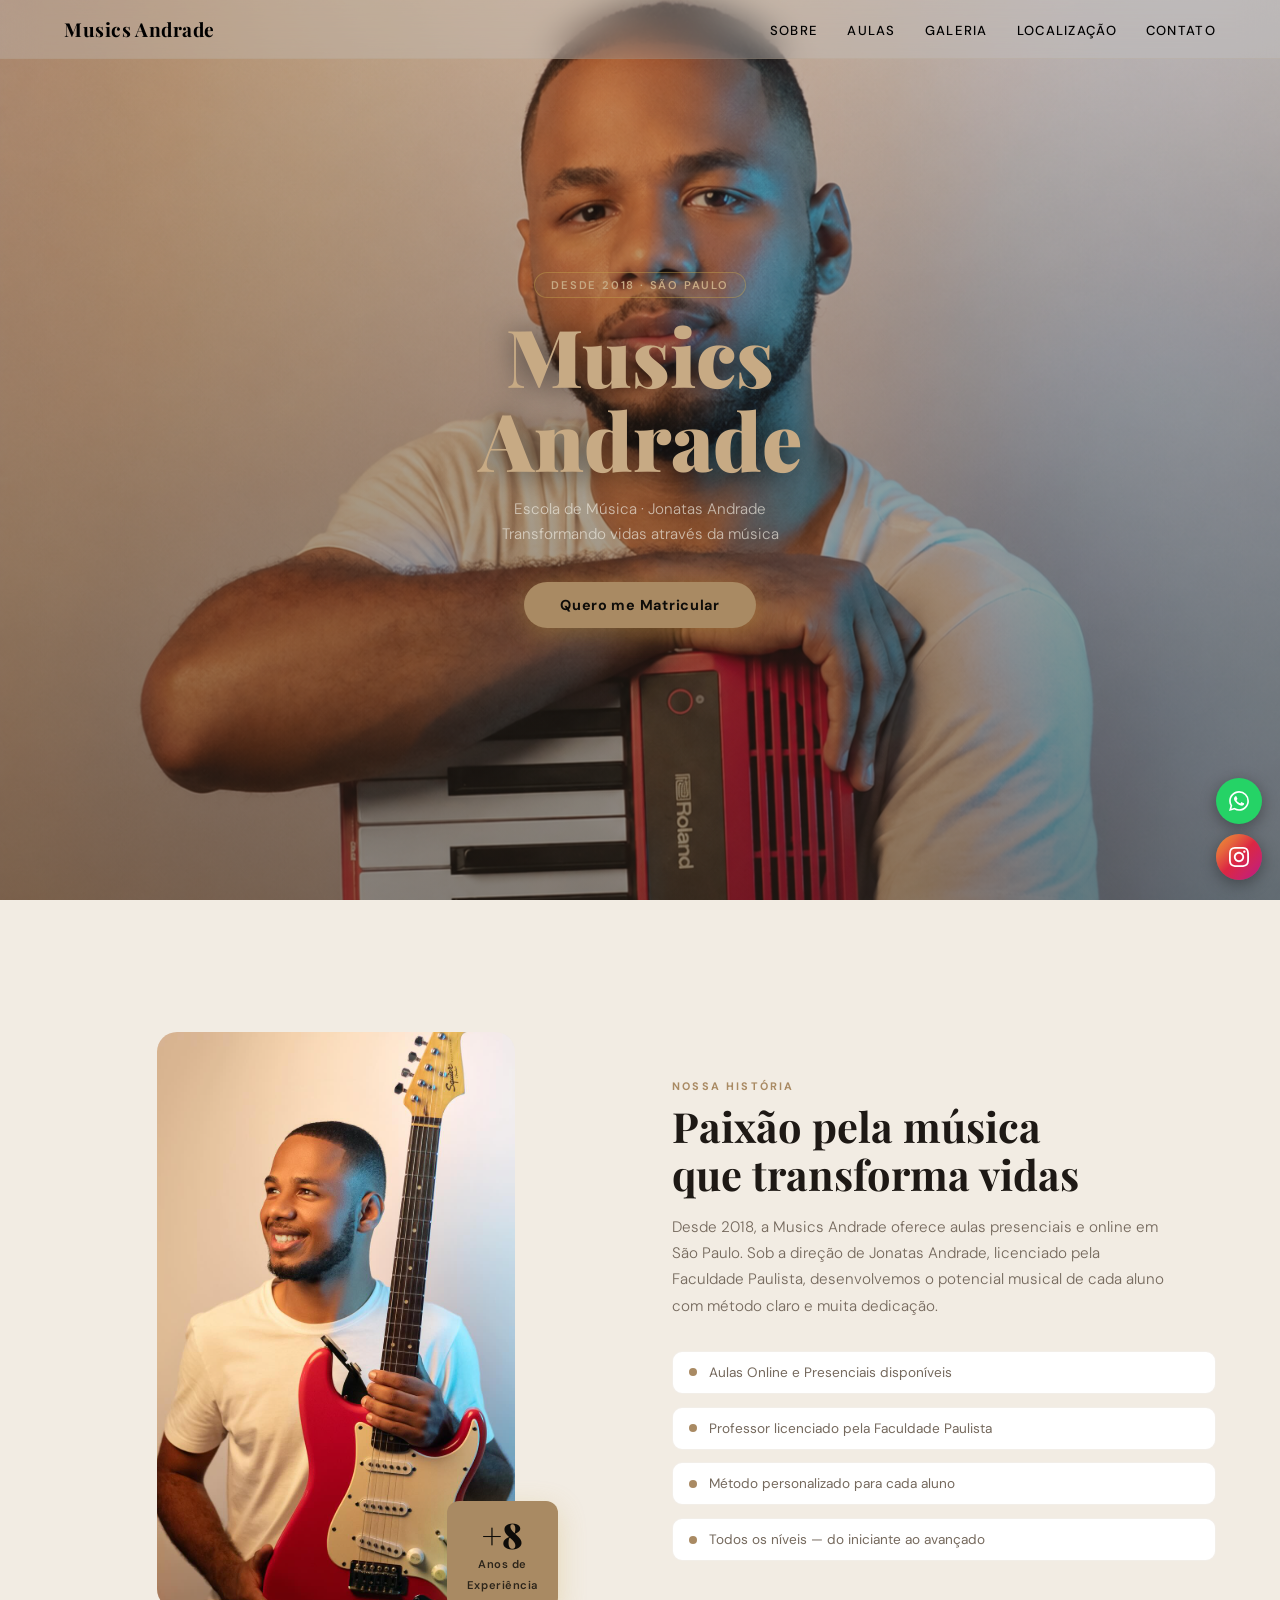
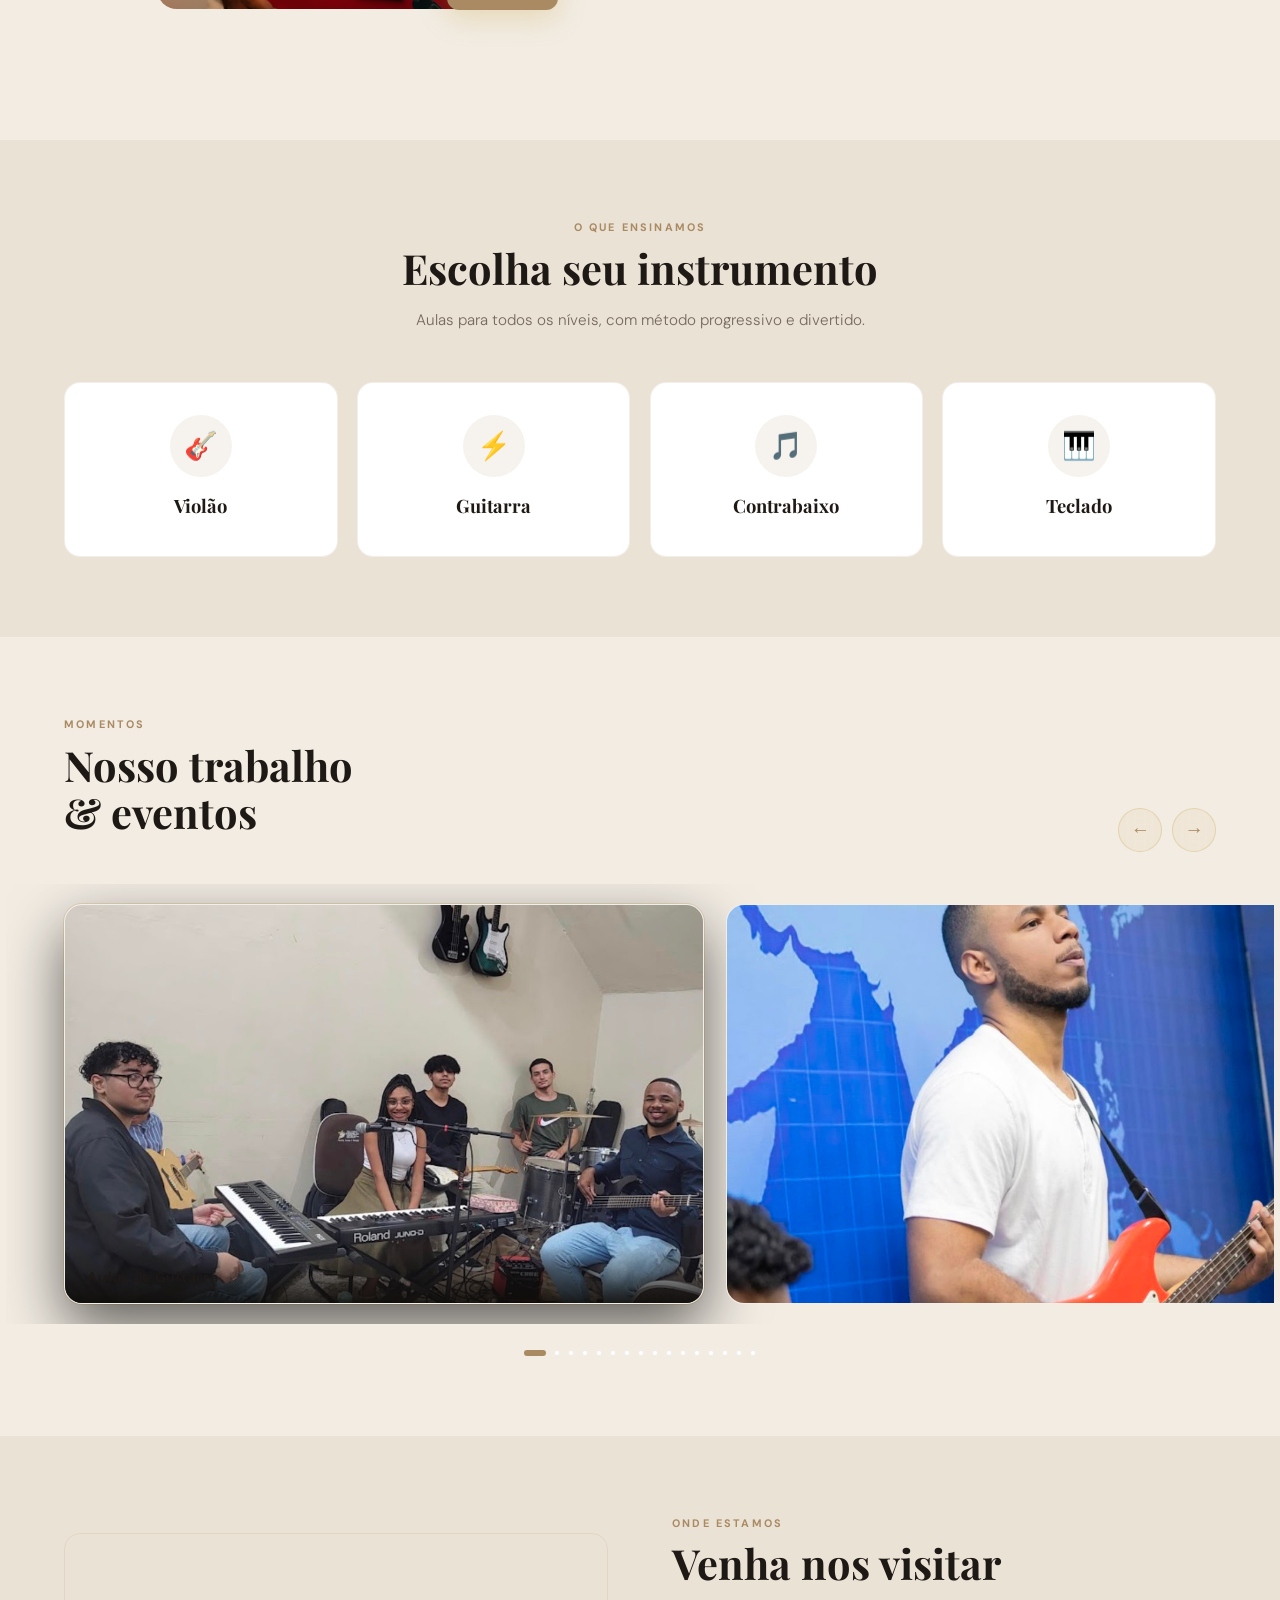
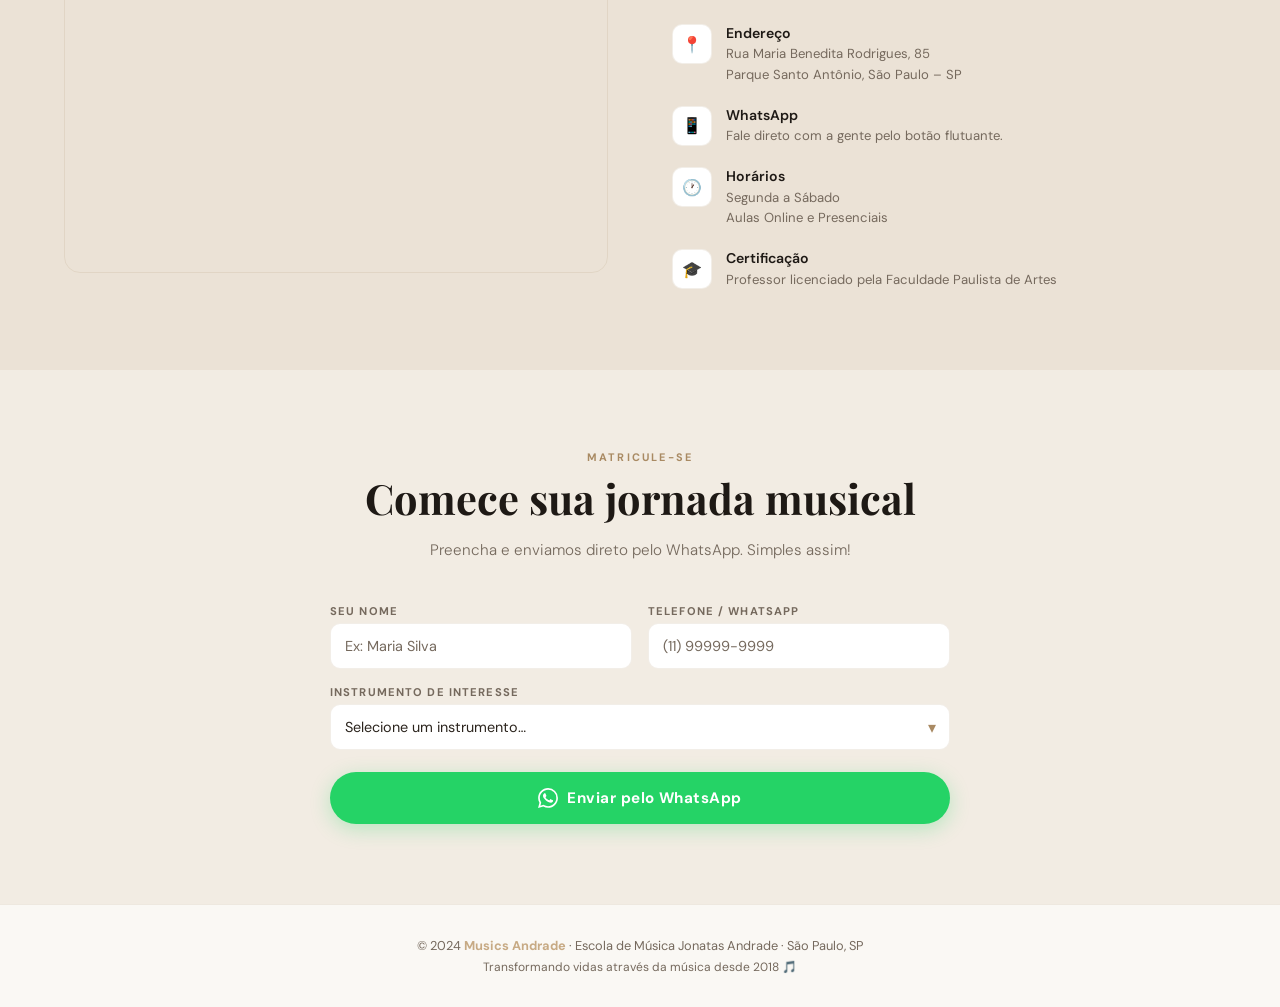
<file: index.html>
<!DOCTYPE html>
<html lang="pt-BR">

<head>
    <meta charset="UTF-8">
    <meta name="viewport" content="width=device-width, initial-scale=1.0">
    <link rel="stylesheet" href="style.css">
    <title>Musics Andrade | Escola de Música</title>
    <link
        href="https://fonts.googleapis.com/css2?family=Playfair+Display:ital,wght@0,700;0,900;1,700&family=DM+Sans:wght@300;400;500;600&display=swap"
        rel="stylesheet">
    <link rel="shortcut icon" href="./img/logo.jpg" type="image/x-icon">

</head>

<body>

    <!-- NAV -->
    <nav id="navbar">
        <div class="nav-logo">Musics Andrade</div>
        <ul class="nav-links">
            <li><a href="#about">Sobre</a></li>
            <li><a href="#instrumentos">Aulas</a></li>
            <li><a href="#carrossel">Galeria</a></li>
            <li><a href="#localizacao">Localização</a></li>
            <li><a href="#contato">Contato</a></li>
        </ul>
        <button class="hamburger" id="hamburger" aria-label="Menu">
            <span></span><span></span><span></span>
        </button>
    </nav>

    <!-- MOBILE MENU -->
    <div class="mobile-menu" id="mobileMenu">
        <a href="#about" onclick="closeMenu()">Sobre</a>
        <a href="#instrumentos" onclick="closeMenu()">Aulas</a>
        <a href="#carrossel" onclick="closeMenu()">Galeria</a>
        <a href="#localizacao" onclick="closeMenu()">Localização</a>
        <a href="#contato" onclick="closeMenu()">Contato</a>
    </div>

    <!-- HERO -->
    <section id="hero">
        <div class="hero-bg"></div>
        <div class="hero-content">
            <!--  <div class="hero-logo">
                <img class="hero-logo-placeholder" src="./img/logo.jpg">
            </div> -->
            <div class="hero-tag">Desde 2018 · São Paulo</div>
            <h1 class="hero-title">Musics<br><em>Andrade</em></h1>
            <p class="hero-sub">Escola de Música · Jonatas Andrade<br>Transformando vidas através da música</p>
            <a href="#contato" class="hero-cta">Quero me Matricular</a>
        </div>
    </section>

    <!-- SOBRE -->
    <section id="about">
        <div class="about-visual reveal">
            <div class="about-img-box">
                <img class="emoji" src="./img/image copy.png" alt="">
            </div>
            <div class="about-badge">
                <strong>+8</strong>
                <span>Anos de<br>Experiência</span>
            </div>
        </div>

        <div class="about-text">
            <div class="reveal reveal-delay-1">
                <p class="section-label">Nossa História</p>
                <h2 class="section-title">Paixão pela música<br>que transforma vidas</h2>
            </div>
            <p class="section-desc reveal reveal-delay-2">
                Desde 2018, a Musics Andrade oferece aulas presenciais e online em São Paulo. Sob a direção de Jonatas
                Andrade, licenciado pela Faculdade Paulista, desenvolvemos o potencial musical de cada aluno com método
                claro e muita dedicação.
            </p>
            <div class="about-pillars reveal reveal-delay-3">
                <div class="pillar">
                    <div class="pillar-dot"></div>
                    <p>Aulas Online e Presenciais disponíveis</p>
                </div>
                <div class="pillar">
                    <div class="pillar-dot"></div>
                    <p>Professor licenciado pela Faculdade Paulista</p>
                </div>
                <div class="pillar">
                    <div class="pillar-dot"></div>
                    <p>Método personalizado para cada aluno</p>
                </div>
                <div class="pillar">
                    <div class="pillar-dot"></div>
                    <p>Todos os níveis — do iniciante ao avançado</p>
                </div>
            </div>
        </div>
    </section>

    <!-- INSTRUMENTOS -->
    <section id="instrumentos">
        <div class="instrumentos-header">
            <p class="section-label reveal">O que ensinamos</p>
            <h2 class="section-title reveal reveal-delay-1">Escolha seu instrumento</h2>
            <p class="section-desc reveal reveal-delay-2">Aulas para todos os níveis, com método progressivo e
                divertido.</p>
        </div>
        <div class="instrumentos-grid">
            <div class="instrumento-card reveal">
                <div class="instrumento-icon">🎸</div>
                <h3>Violão</h3>

            </div>
            <div class="instrumento-card reveal reveal-delay-1">
                <div class="instrumento-icon">⚡</div>
                <h3>Guitarra</h3>

            </div>
            <div class="instrumento-card reveal reveal-delay-2">
                <div class="instrumento-icon">🎵</div>
                <h3>Contrabaixo</h3>

            </div>
            <div class="instrumento-card reveal reveal-delay-3">
                <div class="instrumento-icon">🎹</div>
                <h3>Teclado</h3>

            </div>
        </div>
    </section>

    <!-- CARROSSEL -->
    <section id="carrossel">
        <div class="carrossel-header">
            <div>
                <p class="section-label reveal">Momentos</p>
                <h2 class="section-title reveal reveal-delay-1">Nosso trabalho<br>& eventos</h2>
            </div>
            <div class="carrossel-controls reveal reveal-delay-2">
                <button class="ctrl-btn" id="prevBtn" aria-label="Anterior">&#8592;</button>
                <button class="ctrl-btn" id="nextBtn" aria-label="Próximo">&#8594;</button>
            </div>
        </div>

        <div class="carousel-viewport">
            <div class="carousel-track" id="carouselTrack">

                <!--
        ╔══════════════════════════════════════════════════════╗
        ║  COMO ADICIONAR FOTOS:                               ║
        ║  Copie um bloco <div class="slide"> abaixo          ║
        ║  e troque o src da <img> pela URL da sua foto.      ║
        ║  Para foto local use: src="nome-do-arquivo.jpg"     ║
        ╚══════════════════════════════════════════════════════╝
      -->

                <!-- SLIDE 1 -->
                <div class="slide">
                    <img src="./img/whats4.jpeg" alt="Aula de guitarra" loading="lazy">
                    <div class="slide-caption"><span>Aulas de Guitarra</span></div>
                </div>

                <!-- SLIDE 2 -->
                <div class="slide">
                    <img src="./img/whats3.jpeg" alt="Violão" loading="lazy">
                    <div class="slide-caption"><span>Violão Acústico</span></div>
                </div>

                <!-- SLIDE 3 -->
                <div class="slide">
                    <img src="./img/whats2.jpeg" alt="Teclado" loading="lazy">
                    <div class="slide-caption"><span>Teclado</span></div>
                </div>

                <!-- SLIDE 4 -->
                <div class="slide">
                    <img src="./img/WhatsApp Image 2026-06-04 at 15.03.22.jpeg" alt="Evento" loading="lazy">
                    <div class="slide-caption"><span>Eventos & Apresentações</span></div>
                </div>

                <!-- SLIDE 5 — placeholder (substitua pela sua foto) -->
                <div class="slide">
                    <img src="./img/whats5.jpeg" alt="Evento" loading="lazy">
                    <div class="slide-caption"><span>Eventos & Apresentações</span></div>
                </div>

                <div class="slide">
                    <img src="./img/whats6.jpeg" alt="Evento" loading="lazy">
                    <div class="slide-caption"><span>Eventos & Apresentações</span></div>
                </div>

                <div class="slide">
                    <img src="./img/whats7.jpeg" alt="Evento" loading="lazy">
                    <div class="slide-caption"><span>Eventos & Apresentações</span></div>
                </div>

                <div class="slide">
                    <img src="./img/whats8.jpeg" alt="Evento" loading="lazy">
                    <div class="slide-caption"><span>Eventos & Apresentações</span></div>
                </div>

                <div class="slide">
                    <img src="./img/whats9.jpeg" alt="Evento" loading="lazy">
                    <div class="slide-caption"><span>Eventos & Apresentações</span></div>
                </div>

                <div class="slide">
                    <img src="./img/whats10.jpeg" alt="Evento" loading="lazy">
                    <div class="slide-caption"><span>Eventos & Apresentações</span></div>
                </div>

                <div class="slide">
                    <img src="./img/whats11.jpeg" alt="Evento" loading="lazy">
                    <div class="slide-caption"><span>Eventos & Apresentações</span></div>
                </div>

                <div class="slide">
                    <img src="./img/whats13.jpeg" alt="Evento" loading="lazy">
                    <div class="slide-caption"><span>Eventos & Apresentações</span></div>
                </div>

                <div class="slide">
                    <img src="./img/whats14.jpeg" alt="Evento" loading="lazy">
                    <div class="slide-caption"><span>Eventos & Apresentações</span></div>
                </div>

                <div class="slide">
                    <img src="./img/whats15.jpeg" alt="Evento" loading="lazy">
                    <div class="slide-caption"><span>Eventos & Apresentações</span></div>
                </div>

                <div class="slide">
                    <img src="./img/whats16.jpeg" alt="Evento" loading="lazy">
                    <div class="slide-caption"><span>Eventos & Apresentações</span></div>
                </div>

                <div class="slide">
                    <img src="./img/whats17.jpeg" alt="Evento" loading="lazy">
                    <div class="slide-caption"><span>Eventos & Apresentações</span></div>
                </div>



            </div>
        </div><!-- /.carousel-viewport -->

        <div class="carousel-dots" id="carouselDots"></div>
    </section>

    <!-- LOCALIZAÇÃO -->
    <section id="localizacao">
        <div class="map-container reveal">
            <iframe
                src="https://www.google.com/maps/embed?pb=!1m18!1m12!1m3!1d3654.368418112222!2d-46.75683672548335!3d-23.662779365324386!2m3!1f0!2f0!3f0!3m2!1i1024!2i768!4f13.1!3m3!1m2!1s0x94ce53d3bb77a371%3A0xcacf0d7b0f8e4fe2!2sR.%20Maria%20Benedita%20Rodrigues%2C%2085%20-%20Parque%20Santo%20Ant%C3%B4nio%2C%20S%C3%A3o%20Paulo%20-%20SP%2C%2005851-280!5e0!3m2!1spt-BR!2sbr!4v1780971034140!5m2!1spt-BR!2sbr"
                width="600" height="450" style="border:0;" allowfullscreen="" loading="lazy"
                referrerpolicy="no-referrer-when-downgrade"></iframe>
        </div>
        <div class="localizacao-info">
            <div class="reveal">
                <p class="section-label">Onde estamos</p>
                <h2 class="section-title">Venha nos visitar</h2>
            </div>
            <div class="info-item reveal reveal-delay-1">
                <div class="info-icon">📍</div>
                <div>
                    <h4>Endereço</h4>
                    <p>Rua Maria Benedita Rodrigues, 85<br>Parque Santo Antônio, São Paulo – SP</p>
                </div>
            </div>
            <div class="info-item reveal reveal-delay-2">
                <div class="info-icon">📱</div>
                <div>
                    <h4>WhatsApp</h4>
                    <p>Fale direto com a gente pelo botão flutuante.</p>
                </div>
            </div>
            <div class="info-item reveal reveal-delay-3">
                <div class="info-icon">🕐</div>
                <div>
                    <h4>Horários</h4>
                    <p>Segunda a Sábado<br>Aulas Online e Presenciais</p>
                </div>
            </div>
            <div class="info-item reveal reveal-delay-4">
                <div class="info-icon">🎓</div>
                <div>
                    <h4>Certificação</h4>
                    <p>Professor licenciado pela Faculdade Paulista de Artes</p>
                </div>
            </div>
        </div>
    </section>

    <!-- CONTATO -->
    <section id="contato">
        <div class="contato-inner">
            <p class="section-label reveal">Matricule-se</p>
            <h2 class="section-title reveal reveal-delay-1">Comece sua jornada musical</h2>
            <p class="section-desc reveal reveal-delay-2">Preencha e enviamos direto pelo WhatsApp. Simples assim!</p>

            <div class="form-grid reveal reveal-delay-3">
                <div class="form-group">
                    <label for="nome">Seu nome</label>
                    <input type="text" id="nome" placeholder="Ex: Maria Silva" autocomplete="off">
                </div>
                <div class="form-group">
                    <label for="telefone">Telefone / WhatsApp</label>
                    <input type="tel" id="telefone" placeholder="(11) 99999-9999">
                </div>
                <div class="form-group full">
                    <label for="instrumento">Instrumento de interesse</label>
                    <div class="select-wrap">
                        <select id="instrumento">
                            <option value="" disabled selected>Selecione um instrumento…</option>
                            <option value="Violão">🎸 Violão</option>
                            <option value="Guitarra">⚡ Guitarra</option>
                            <option value="Contrabaixo">🎵 Contrabaixo</option>
                            <option value="Teclado">🎹 Teclado</option>
                        </select>
                    </div>
                </div>
            </div>

            <button class="form-submit reveal reveal-delay-4" onclick="enviarWhatsApp()">
                <svg xmlns="http://www.w3.org/2000/svg" width="20" height="20" viewBox="0 0 24 24" fill="white">
                    <path
                        d="M17.472 14.382c-.297-.149-1.758-.867-2.03-.967-.273-.099-.471-.148-.67.15-.197.297-.767.966-.94 1.164-.173.199-.347.223-.644.075-.297-.15-1.255-.463-2.39-1.475-.883-.788-1.48-1.761-1.653-2.059-.173-.297-.018-.458.13-.606.134-.133.298-.347.446-.52.149-.174.198-.298.298-.497.099-.198.05-.371-.025-.52-.075-.149-.669-1.612-.916-2.207-.242-.579-.487-.5-.669-.51-.173-.008-.371-.01-.57-.01-.198 0-.52.074-.792.372-.272.297-1.04 1.016-1.04 2.479 0 1.462 1.065 2.875 1.213 3.074.149.198 2.096 3.2 5.077 4.487.709.306 1.262.489 1.694.625.712.227 1.36.195 1.871.118.571-.085 1.758-.719 2.006-1.413.248-.694.248-1.289.173-1.413-.074-.124-.272-.198-.57-.347m-5.421 7.403h-.004a9.87 9.87 0 01-5.031-1.378l-.361-.214-3.741.982.998-3.648-.235-.374a9.86 9.86 0 01-1.51-5.26c.001-5.45 4.436-9.884 9.888-9.884 2.64 0 5.122 1.03 6.988 2.898a9.825 9.825 0 012.893 6.994c-.003 5.45-4.437 9.884-9.885 9.884m8.413-18.297A11.815 11.815 0 0012.05 0C5.495 0 .16 5.335.157 11.892c0 2.096.547 4.142 1.588 5.945L.057 24l6.305-1.654a11.882 11.882 0 005.683 1.448h.005c6.554 0 11.89-5.335 11.893-11.893a11.821 11.821 0 00-3.48-8.413Z" />
                </svg>
                Enviar pelo WhatsApp
            </button>
        </div>
    </section>

    <footer>
        <p>© 2024 <strong>Musics Andrade</strong> · Escola de Música Jonatas Andrade · São Paulo, SP</p>
        <p style="margin-top:5px;font-size:.75rem">Transformando vidas através da música desde 2018 🎵</p>
    </footer>

    <!-- BOTÕES FLUTUANTES -->
    <div class="float-btns">
        <a class="float-btn float-btn-wa" href="https://wa.me/5511977719678" target="_blank" aria-label="WhatsApp">
            <svg viewBox="0 0 24 24">
                <path
                    d="M17.472 14.382c-.297-.149-1.758-.867-2.03-.967-.273-.099-.471-.148-.67.15-.197.297-.767.966-.94 1.164-.173.199-.347.223-.644.075-.297-.15-1.255-.463-2.39-1.475-.883-.788-1.48-1.761-1.653-2.059-.173-.297-.018-.458.13-.606.134-.133.298-.347.446-.52.149-.174.198-.298.298-.497.099-.198.05-.371-.025-.52-.075-.149-.669-1.612-.916-2.207-.242-.579-.487-.5-.669-.51-.173-.008-.371-.01-.57-.01-.198 0-.52.074-.792.372-.272.297-1.04 1.016-1.04 2.479 0 1.462 1.065 2.875 1.213 3.074.149.198 2.096 3.2 5.077 4.487.709.306 1.262.489 1.694.625.712.227 1.36.195 1.871.118.571-.085 1.758-.719 2.006-1.413.248-.694.248-1.289.173-1.413-.074-.124-.272-.198-.57-.347m-5.421 7.403h-.004a9.87 9.87 0 01-5.031-1.378l-.361-.214-3.741.982.998-3.648-.235-.374a9.86 9.86 0 01-1.51-5.26c.001-5.45 4.436-9.884 9.888-9.884 2.64 0 5.122 1.03 6.988 2.898a9.825 9.825 0 012.893 6.994c-.003 5.45-4.437 9.884-9.885 9.884m8.413-18.297A11.815 11.815 0 0012.05 0C5.495 0 .16 5.335.157 11.892c0 2.096.547 4.142 1.588 5.945L.057 24l6.305-1.654a11.882 11.882 0 005.683 1.448h.005c6.554 0 11.89-5.335 11.893-11.893a11.821 11.821 0 00-3.48-8.413Z" />
            </svg>
        </a>
        <a class="float-btn float-btn-ig"
            href="https://www.instagram.com/musicsandrade?utm_source=ig_web_button_share_sheet&igsh=ZDNlZDc0MzIxNw=="
            target="_blank" aria-label="Instagram">
            <svg viewBox="0 0 24 24">
                <path
                    d="M12 2.163c3.204 0 3.584.012 4.85.07 3.252.148 4.771 1.691 4.919 4.919.058 1.265.069 1.645.069 4.849 0 3.205-.012 3.584-.069 4.849-.149 3.225-1.664 4.771-4.919 4.919-1.266.058-1.644.07-4.85.07-3.204 0-3.584-.012-4.849-.07-3.26-.149-4.771-1.699-4.919-4.92-.058-1.265-.07-1.644-.07-4.849 0-3.204.013-3.583.07-4.849.149-3.227 1.664-4.771 4.919-4.919 1.266-.057 1.645-.069 4.849-.069zm0-2.163c-3.259 0-3.667.014-4.947.072-4.358.2-6.78 2.618-6.98 6.98-.059 1.281-.073 1.689-.073 4.948 0 3.259.014 3.668.072 4.948.2 4.358 2.618 6.78 6.98 6.98 1.281.058 1.689.072 4.948.072 3.259 0 3.668-.014 4.948-.072 4.354-.2 6.782-2.618 6.979-6.98.059-1.28.073-1.689.073-4.948 0-3.259-.014-3.667-.072-4.947-.196-4.354-2.617-6.78-6.979-6.98-1.281-.059-1.69-.073-4.949-.073zm0 5.838c-3.403 0-6.162 2.759-6.162 6.162s2.759 6.163 6.162 6.163 6.162-2.759 6.162-6.163c0-3.403-2.759-6.162-6.162-6.162zm0 10.162c-2.209 0-4-1.79-4-4 0-2.209 1.791-4 4-4s4 1.791 4 4c0 2.21-1.791 4-4 4zm6.406-11.845c-.796 0-1.441.645-1.441 1.44s.645 1.44 1.441 1.44c.795 0 1.439-.645 1.439-1.44s-.644-1.44-1.439-1.44z" />
            </svg>
        </a>
    </div>

    <script src="./script.js"></script>
</body>

</html>
</file>
<file: style.css>
*,
*::before,
*::after {
    box-sizing: border-box;
    margin: 0;
    padding: 0
}

:root {
    --bg: #FAF8F4;
    --bg2: #F2ECE3;
    --bg3: #EBE2D6;
    --surface: #FFFFFF;

    --gold: #A98A63;
    --gold-l: #C7AA84;
    --gold-dim: rgba(169, 138, 99, 0.10);

    --border: rgba(169, 138, 99, 0.15);

    --text: #2B241D;
    --muted: #75695D;
    --white: #1E1915;
}

html {
    scroll-behavior: smooth
}

body {
    font-family: 'DM Sans', sans-serif;
    background: var(--bg);
    color: var(--text);
    overflow-x: hidden
}

/* ─ NAV ─ */
nav {
    position: fixed;
    top: 0;
    left: 0;
    right: 0;
    z-index: 100;
    padding: 16px 5%;
    display: flex;
    justify-content: space-between;
    align-items: center;
    background: rgba(199, 199, 199, 0.315);
    backdrop-filter: blur(18px);
    border-bottom: 1px solid var(--border);
    transition: padding .3s;
}

nav.scrolled {
    padding: 10px 5%
}

.nav-logo {
    font-family: 'Playfair Display', serif;
    font-size: 1.2rem;
    font-weight: 700;
    color: #000;
    letter-spacing: .03em;
}

.nav-links {
    display: flex;
    gap: 1.8rem;
    list-style: none
}

.nav-links a {
    text-decoration: none;
    color: #000;
    font-size: .82rem;
    font-weight: 500;
    letter-spacing: .1em;
    text-transform: uppercase;
    transition: color .2s;
}

.nav-links a:hover {
    color: var(--gold)
}

.hamburger {
    display: none;
    flex-direction: column;
    gap: 5px;
    cursor: pointer;
    background: none;
    border: none;
    padding: 4px;
}

.hamburger span {
    display: block;
    width: 22px;
    height: 1.5px;
    background: #000;
    border-radius: 2px;
    transition: all .3s;
}

.hamburger.open span:nth-child(1) {
    transform: translateY(6.5px) rotate(45deg)
}

.hamburger.open span:nth-child(2) {
    opacity: 0
}

.hamburger.open span:nth-child(3) {
    transform: translateY(-6.5px) rotate(-45deg)
}

.mobile-menu {
    display: none;
    position: fixed;
    inset: 0;
    background: var(--bg);
    z-index: 99;
    flex-direction: column;
    justify-content: center;
    align-items: center;
    gap: 2.2rem;
}

.mobile-menu.open {
    display: flex
}

.mobile-menu a {
    font-family: 'Playfair Display', serif;
    font-size: 1.9rem;
    text-decoration: none;
    color: var(--text);
    transition: color .2s;
}

.mobile-menu a:hover {
    color: var(--gold)
}

/* ─ HERO ─ */
#hero {
    position: relative;
    height: 100vh;
    min-height: 700px;
    display: flex;
    align-items: center;
    justify-content: center;
    overflow: hidden;
}

.hero-bg {
    position: absolute;
    inset: 0;
    background:
        linear-gradient(to bottom,
            rgba(45, 36, 28, .25) 0%,
            rgba(45, 36, 28, .55) 100%),
        url('./img/image\ copy\ 2.png');

    background-size: cover;
    background-position: center 20%;
    background-repeat: no-repeat;

    animation: heroZoom 14s ease-out forwards;
}

@keyframes heroZoom {
    from {
        transform: scale(1.07)
    }

    to {
        transform: scale(1)
    }
}

.hero-content {
    position: relative;
    text-align: center;
    padding: 0 20px;
    max-width: 700px;
    animation: fadeUp .9s .2s both;
}

@keyframes fadeUp {
    from {
        opacity: 0;
        transform: translateY(24px)
    }

    to {
        opacity: 1;
        transform: translateY(0)
    }
}

.hero-logo {
    width: 135px;
    height: 130px;
    border-radius: 50%;
    border: 2px solid var(--gold);
    margin: 0 auto 1.4rem;
    background: var(--surface);
    display: flex;
    align-items: center;
    justify-content: center;
    overflow: hidden;
    box-shadow: 0 0 40px rgba(201, 168, 76, .25);
    animation: fadeUp .9s 0s both;
}

.hero-logo-placeholder {
    font-size: 2.6rem;
    line-height: 1;
}

.hero-tag {
    display: inline-block;
    background: var(--gold-dim);
    border: 1px solid rgba(201, 168, 76, .4);
    color: var(--gold-l);
    font-size: .7rem;
    font-weight: 600;
    letter-spacing: .16em;
    text-transform: uppercase;
    padding: 5px 16px;
    border-radius: 100px;
    margin-bottom: .9rem;
}

.hero-title {
    font-family: 'Playfair Display', serif;
    font-size: clamp(2.4rem, 6.5vw, 5rem);
    font-weight: 900;
    line-height: 1.05;
    color: var(--gold-l);
    margin-bottom: 1rem;
    text-shadow: 0 2px 30px rgba(0, 0, 0, .6);
}

.hero-title em {
    color: var(--gold-l);
    font-style: normal
}

.hero-sub {
    font-size: .95rem;
    font-weight: 300;
    color: rgba(237, 232, 222, .7);
    margin-bottom: 2.2rem;
    line-height: 1.65;
}

.hero-cta {
    display: inline-block;
    background: var(--gold);
    color: #0E0C09;
    font-weight: 700;
    font-size: .9rem;
    letter-spacing: .05em;
    padding: 14px 36px;
    border-radius: 100px;
    text-decoration: none;
    box-shadow: 0 4px 24px rgba(201, 168, 76, .35);
    transition: background .25s, transform .2s, box-shadow .25s;
}

.hero-cta:hover {
    background: var(--gold-l);
    transform: translateY(-2px);
    box-shadow: 0 8px 32px rgba(201, 168, 76, .45)
}

/* ─ SECTION COMMONS ─ */
section {
    padding: 80px 5%
}

.section-label {
    font-size: .68rem;
    font-weight: 700;
    letter-spacing: .2em;
    text-transform: uppercase;
    color: var(--gold);
    margin-bottom: .6rem;
}

.section-title {
    font-family: 'Playfair Display', serif;
    font-size: clamp(1.7rem, 3.5vw, 2.6rem);
    font-weight: 700;
    color: var(--white);
    line-height: 1.15;
    margin-bottom: 1rem;
}

.section-desc {
    color: var(--muted);
    font-size: .95rem;
    font-weight: 300;
    line-height: 1.72;
    max-width: 500px;
}

/* ─ SOBRE ─ */
#about {
    background: var(--bg2);
    display: grid;
    grid-template-columns: 1fr 1fr;
    gap: 4rem;
    align-items: center;
}

.about-visual {
    position: relative
}

.about-img-box {
    width: 100%;
    aspect-ratio: 4/5;
    border-radius: 14px;
    display: flex;
    flex-direction: column;
    align-items: center;
    justify-content: center;
    gap: .8rem;
    overflow: hidden;
}

.about-img-box p {
    color: var(--muted);
    font-size: .82rem;
    text-align: center;
    padding: 0 24px
}

.about-img-box .emoji {
    font-size: 3rem
}

.emoji {
    border-radius: 20px;
}

.about-badge {
    position: absolute;
    bottom: 50px;
    right: 50px;
    background: var(--gold);
    color: #0E0C09;
    border-radius: 12px;
    padding: 16px 20px;
    text-align: center;
    box-shadow: 0 8px 28px rgba(201, 168, 76, .3);
}

.about-badge strong {
    display: block;
    font-family: 'Playfair Display', serif;
    font-size: 2.2rem;
    font-weight: 900;
    line-height: 1;
}

.about-badge span {
    font-size: .7rem;
    font-weight: 600;
    letter-spacing: .05em;
    opacity: .8
}

.about-text .section-desc {
    margin-bottom: 2rem
}

.about-pillars {
    display: flex;
    flex-direction: column;
    gap: .8rem;
    margin-top: 1rem
}

.pillar {
    display: flex;
    align-items: center;
    gap: .75rem;
    background: var(--surface);
    border: 1px solid var(--border);
    border-radius: 10px;
    padding: 12px 16px;
}

.pillar-dot {
    width: 8px;
    height: 8px;
    min-width: 8px;
    border-radius: 50%;
    background: var(--gold);
}

.pillar p {
    font-size: .85rem;
    color: var(--muted);
    font-weight: 400
}

/* ─ INSTRUMENTOS ─ */
#instrumentos {
    background: var(--bg3)
}

.instrumentos-header {
    text-align: center;
    margin-bottom: 3rem
}

.instrumentos-header .section-desc {
    margin: 0 auto
}

.instrumentos-grid {
    display: grid;
    grid-template-columns: repeat(4, 1fr);
    gap: 1.2rem;
}

.instrumento-card {
    background: var(--surface);
    border: 1px solid var(--border);
    border-radius: 16px;
    padding: 2rem 1.2rem;
    text-align: center;
    transition: transform .3s, box-shadow .3s, border-color .3s;
}

.instrumento-card:hover {
    transform: translateY(-6px);
    box-shadow: 0 16px 40px rgba(0, 0, 0, .4);
    border-color: rgba(201, 168, 76, .35);
}

.instrumento-icon {
    width: 62px;
    height: 62px;
    background: var(--gold-dim);
    border-radius: 50%;
    display: flex;
    align-items: center;
    justify-content: center;
    margin: 0 auto 1rem;
    font-size: 1.7rem;
}

.instrumento-card h3 {
    font-family: 'Playfair Display', serif;
    font-size: 1.15rem;
    font-weight: 700;
    color: var(--white);
    margin-bottom: .4rem;
}

.instrumento-card p {
    font-size: .82rem;
    color: var(--muted);
    line-height: 1.6
}

/* ─ CARROSSEL ─ */
#carrossel {
    background: var(--bg2);
    overflow: hidden
}

.carrossel-header {
    display: flex;
    justify-content: space-between;
    align-items: flex-end;
    margin-bottom: 2rem;
    flex-wrap: wrap;
    gap: 1rem;
}

.carrossel-controls {
    display: flex;
    gap: .6rem;
    align-items: center
}

.ctrl-btn {
    width: 44px;
    height: 44px;
    border-radius: 50%;
    background: rgba(201, 168, 76, .08);
    border: 1px solid rgba(201, 168, 76, .3);
    color: var(--gold);
    font-size: 1.2rem;
    cursor: pointer;
    display: flex;
    align-items: center;
    justify-content: center;
    transition: background .2s, border-color .2s, transform .15s;
    backdrop-filter: blur(8px);
}

.ctrl-btn:hover {
    background: rgba(201, 168, 76, .18);
    border-color: var(--gold);
    transform: scale(1.08)
}

/* viewport com overflow visível nos lados */
.carousel-viewport {
    overflow: hidden;
    /* permite ver pedaços dos cards laterais */
    margin: 0 -5%;
    padding: 20px 5%;
}

.carousel-track {
    display: flex;
    gap: 1.4rem;
    transition: transform .5s cubic-bezier(.35, 0, .15, 1);
    will-change: transform;
    cursor: grab;
    user-select: none;
}

.carousel-track.dragging {
    transition: none;
    cursor: grabbing;
}

/*
  ── SLIDE ──
  Para adicionar fotos: copie um bloco <div class="slide"> no HTML
  e substitua o src da <img> pela URL ou caminho da sua foto.
*/
.slide {
    /* largura: ~70% do viewport, com peeking dos lados */
    min-width: clamp(260px, 70vw, 640px);
    width: 350px;
    aspect-ratio: 16/10;
    border-radius: 18px;
    overflow: hidden;
    position: relative;
    background: var(--surface);
    border: 1px solid var(--border);
    flex-shrink: 0;
    /* laterais escurecidas/desfocadas */
    filter: brightness(.45) scale(.92);
    transition: filter .45s ease, transform .45s ease, box-shadow .45s ease;
    box-shadow: none;
}

.slide.active {
    filter: brightness(1) scale(1);
    box-shadow: 0 24px 60px rgba(0, 0, 0, .6), 0 0 0 1px rgba(201, 168, 76, .25);
}

.slide img {
    width: 100%;
    height: 100%;
    object-fit: cover;
    display: block;
    pointer-events: none;
}

.slide-caption {
    position: absolute;
    bottom: 0;
    left: 0;
    right: 0;
    background: linear-gradient(to top, rgba(14, 12, 9, .88) 0%, transparent 100%);
    padding: 1.2rem 1.4rem 1rem;
    transform: translateY(4px);
    opacity: 0;
    transition: opacity .35s, transform .35s;
}

.slide.active .slide-caption {
    opacity: 1;
    transform: translateY(0)
}

.slide-caption span {
    color: var(--white);
    font-size: .88rem;
    font-weight: 600;
    letter-spacing: .05em;
}

.slide-placeholder {
    width: 100%;
    height: 100%;
    display: flex;
    flex-direction: column;
    align-items: center;
    justify-content: center;
    gap: .5rem;
    color: var(--muted);
    font-size: .8rem;
    text-align: center;
    padding: 16px;
}

.slide-placeholder .emoji {
    font-size: 2.2rem
}

.carousel-dots {
    display: flex;
    justify-content: center;
    gap: .5rem;
    margin-top: 1.6rem;
}

.dot {
    width: 6px;
    height: 6px;
    border-radius: 50%;
    background: var(--surface);
    border: 1px solid var(--border);
    cursor: pointer;
    transition: background .25s, transform .25s, width .25s;
}

.dot.active {
    background: var(--gold);
    transform: scale(1);
    width: 22px;
    border-radius: 4px
}

/* ─ LOCALIZAÇÃO ─ */
#localizacao {
    background: var(--bg3);
    display: grid;
    grid-template-columns: 1fr 1fr;
    gap: 4rem;
    align-items: center;
}

.map-container {
    border-radius: 16px;
    overflow: hidden;
    border: 1px solid var(--border);
    height: 340px;
}

.map-container iframe {
    width: 100%;
    height: 100%;
    border: none;
    display: block
}

.localizacao-info {
    display: flex;
    flex-direction: column;
    gap: 1.3rem
}

.info-item {
    display: flex;
    gap: .9rem;
    align-items: flex-start
}

.info-icon {
    width: 40px;
    height: 40px;
    min-width: 40px;
    background: var(--surface);
    border: 1px solid var(--border);
    border-radius: 10px;
    display: flex;
    align-items: center;
    justify-content: center;
    font-size: 1rem;
}

.info-item h4 {
    font-weight: 600;
    color: var(--white);
    margin-bottom: .15rem;
    font-size: .88rem
}

.info-item p {
    color: var(--muted);
    font-size: .82rem;
    line-height: 1.55
}

/* ─ CONTATO ─ */
#contato {
    background: var(--bg2)
}

.contato-inner {
    max-width: 620px;
    margin: 0 auto;
    text-align: center
}

.contato-inner .section-desc {
    margin: 0 auto 2.5rem
}

.form-grid {
    display: grid;
    grid-template-columns: 1fr 1fr;
    gap: 1rem;
    text-align: left
}

.form-group {
    display: flex;
    flex-direction: column;
    gap: 5px
}

.form-group.full {
    grid-column: 1/-1
}

.form-group label {
    font-size: .7rem;
    font-weight: 700;
    letter-spacing: .1em;
    text-transform: uppercase;
    color: var(--muted);
}

.form-group input,
.form-group select {
    background: var(--surface);
    border: 1.5px solid var(--border);
    border-radius: 10px;
    padding: 13px 14px;
    font-size: .9rem;
    font-family: 'DM Sans', sans-serif;
    color: var(--text);
    outline: none;
    appearance: none;
    -webkit-appearance: none;
    transition: border-color .2s, box-shadow .2s;
}

.form-group input::placeholder {
    color: var(--muted)
}

.form-group input:focus,
.form-group select:focus {
    border-color: var(--gold);
    box-shadow: 0 0 0 3px rgba(201, 168, 76, .1);
}

.form-group select option {
    background: var(--surface);
    color: var(--text)
}

.select-wrap {
    position: relative
}

.select-wrap::after {
    content: '▾';
    position: absolute;
    right: 14px;
    top: 50%;
    transform: translateY(-50%);
    color: var(--gold);
    pointer-events: none;
}

.select-wrap select {
    width: 100%;
    cursor: pointer;
    color: var(--text)
}

.select-wrap select option[value=""] {
    color: var(--muted)
}

.form-submit {
    margin-top: 1.4rem;
    width: 100%;
    background: #25D366;
    color: #fff;
    border: none;
    border-radius: 100px;
    padding: 16px 32px;
    font-size: .95rem;
    font-weight: 700;
    font-family: 'DM Sans', sans-serif;
    letter-spacing: .03em;
    cursor: pointer;
    display: flex;
    align-items: center;
    justify-content: center;
    gap: 9px;
    transition: background .25s, transform .2s, box-shadow .25s;
    box-shadow: 0 5px 20px rgba(37, 211, 102, .28);
}

.form-submit:hover {
    background: #1ebe58;
    transform: translateY(-2px);
    box-shadow: 0 8px 28px rgba(37, 211, 102, .4)
}

/* ─ FOOTER ─ */
footer {
    background: var(--bg);
    color: var(--muted);
    text-align: center;
    padding: 2rem 5%;
    font-size: .8rem;
    border-top: 1px solid var(--border);
}

footer strong {
    color: var(--gold-l)
}

/* ─ FLOAT BTNS ─ */
.float-btns {
    position: fixed;
    right: 18px;
    bottom: 20px;
    display: flex;
    flex-direction: column;
    gap: 10px;
    z-index: 200;
}

.float-btn {
    width: 46px;
    height: 46px;
    border-radius: 50%;
    display: flex;
    align-items: center;
    justify-content: center;
    text-decoration: none;
    box-shadow: 0 4px 16px rgba(0, 0, 0, .35);
    transition: transform .2s, box-shadow .2s;
}

.float-btn:hover {
    transform: scale(1.1);
    box-shadow: 0 8px 24px rgba(0, 0, 0, .45)
}

.float-btn-wa {
    background: #25D366
}

.float-btn-ig {
    background: linear-gradient(135deg, #f09433, #e6683c, #dc2743, #cc2366, #bc1888)
}

.float-btn svg {
    width: 20px;
    height: 20px;
    fill: #fff
}

/* ─ REVEAL ─ */
.reveal {
    opacity: 0;
    transform: translateY(22px);
    transition: opacity .65s ease, transform .65s ease
}

.reveal.visible {
    opacity: 1;
    transform: translateY(0)
}

.reveal-delay-1 {
    transition-delay: .1s
}

.reveal-delay-2 {
    transition-delay: .2s
}

.reveal-delay-3 {
    transition-delay: .3s
}

.reveal-delay-4 {
    transition-delay: .4s
}

/* ─ RESPONSIVE ─ */
@media(max-width:1024px) {
    .instrumentos-grid {
        grid-template-columns: repeat(2, 1fr)
    }

    .slide {
        min-width: calc(50% - .5rem)
    }
}

@media(max-width:768px) {
    .nav-links {
        display: none
    }

    .hamburger {
        display: flex
    }

    #about,
    #localizacao {
        grid-template-columns: 1fr;
        gap: 2.5rem
    }

    .about-badge {
        bottom: -12px;
        right: 10px
    }

    section {
        padding: 60px 5%
    }

    .carrossel-header {
        flex-direction: column;
        align-items: flex-start
    }

    .slide {
        min-width: calc(100% - 0px)
    }

    .form-grid {
        grid-template-columns: 1fr
    }
}

@media(max-width:480px) {
    .instrumentos-grid {
        grid-template-columns: repeat(2, 1fr)
    }

    .instrumento-card {
        padding: 1.4rem .9rem
    }
}
</file>
